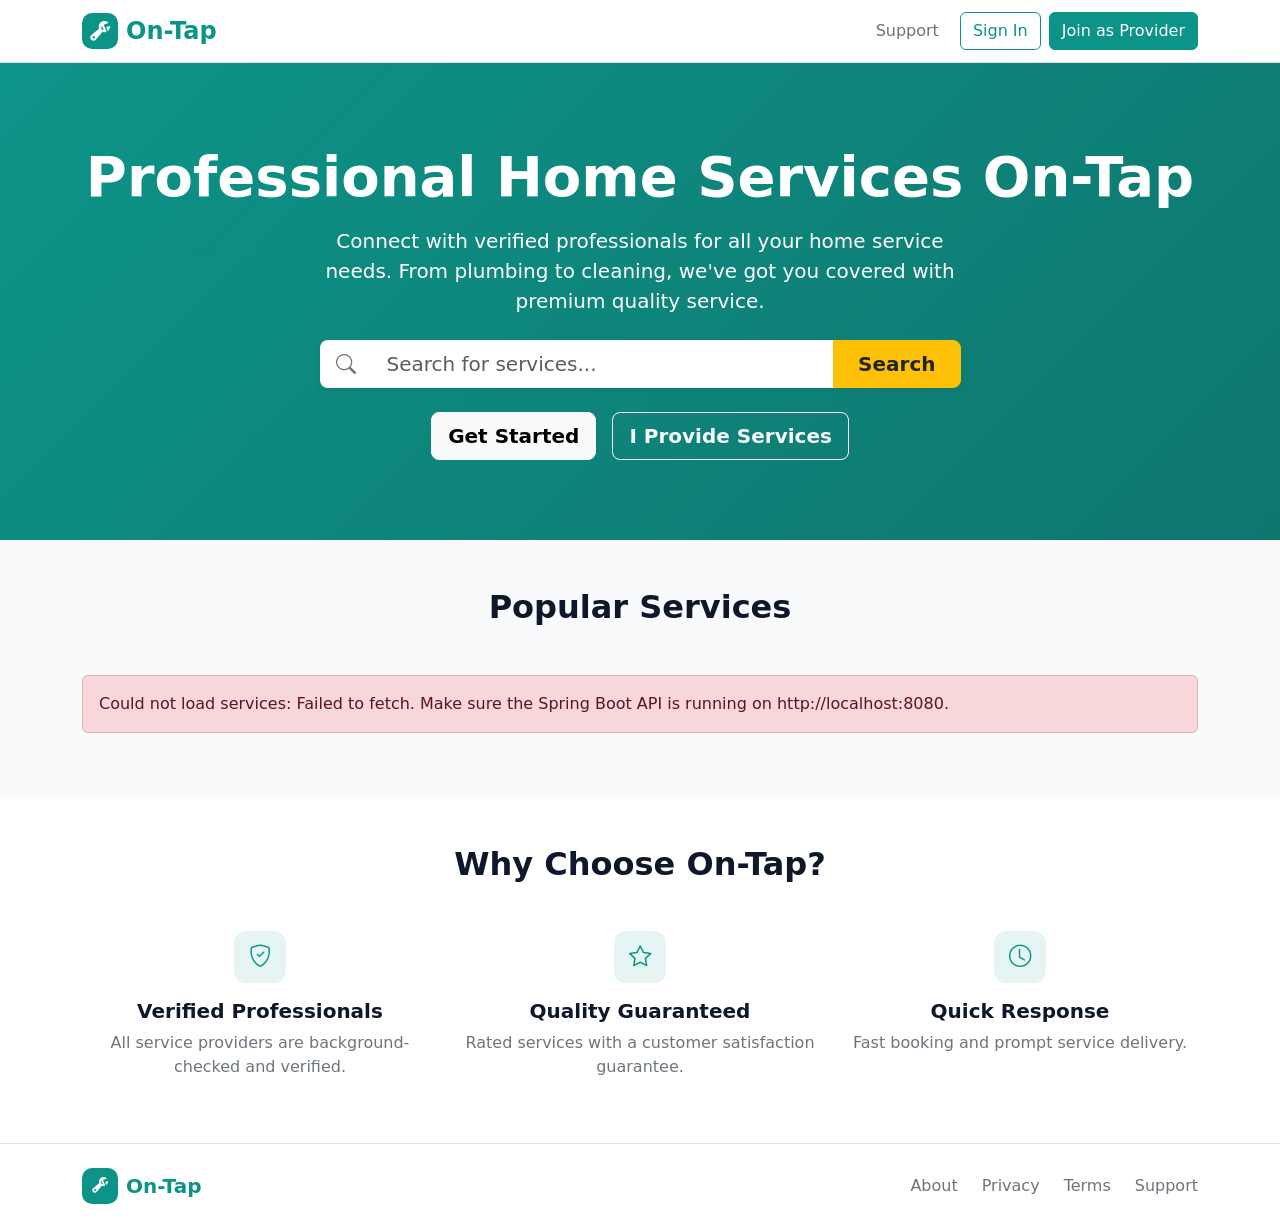
<file: frontend/index.html>
<!DOCTYPE html>
<html lang="en">
<head>
  <meta charset="UTF-8" />
  <meta name="viewport" content="width=device-width, initial-scale=1.0" />
  <title>On-Tap | Professional Home Services</title>
  <link rel="stylesheet" href="https://cdn.jsdelivr.net/npm/bootstrap@5.3.3/dist/css/bootstrap.min.css" />
  <link rel="stylesheet" href="https://cdn.jsdelivr.net/npm/bootstrap-icons@1.11.3/font/bootstrap-icons.css" />
  <link rel="stylesheet" href="css/styles.css" />
</head>
<body>
  <!-- Navbar -->
  <nav class="navbar navbar-expand-lg bg-white border-bottom sticky-top">
    <div class="container">
      <a class="navbar-brand fw-bold d-flex align-items-center gap-2" href="index.html">
        <span class="navbar-brand-logo"><i class="bi bi-wrench-adjustable"></i></span>
        <span class="text-brand fs-4">On-Tap</span>
      </a>
      <button class="navbar-toggler" type="button" data-bs-toggle="collapse" data-bs-target="#nav">
        <span class="navbar-toggler-icon"></span>
      </button>
      <div class="collapse navbar-collapse justify-content-end" id="nav">
        <div class="d-flex gap-2 mt-3 mt-lg-0">
          <a href="support.html" class="btn btn-link text-decoration-none text-secondary">Support</a>
          <a href="signin.html" class="btn btn-outline-brand">Sign In</a>
          <a href="signup.html?type=provider" class="btn btn-brand">Join as Provider</a>
        </div>
      </div>
    </div>
  </nav>

  <!-- Hero -->
  <header class="hero text-center">
    <div class="container">
      <h1 class="display-4 fw-bold mb-3 text-balance">Professional Home Services On-Tap</h1>
      <p class="lead mb-4 mx-auto" style="max-width: 640px;">
        Connect with verified professionals for all your home service needs. From plumbing to
        cleaning, we've got you covered with premium quality service.
      </p>
      <div class="row justify-content-center">
        <div class="col-md-7">
          <div class="input-group input-group-lg shadow-sm">
            <span class="input-group-text bg-white border-0"><i class="bi bi-search text-secondary"></i></span>
            <input id="searchInput" type="text" class="form-control border-0" placeholder="Search for services..." />
            <button id="searchBtn" class="btn btn-warning fw-semibold text-dark px-4">Search</button>
          </div>
        </div>
      </div>
      <div class="d-flex gap-3 justify-content-center mt-4">
        <a href="signin.html" class="btn btn-light btn-lg fw-semibold">Get Started</a>
        <a href="signup.html?type=provider" class="btn btn-outline-light btn-lg fw-semibold">I Provide Services</a>
      </div>
    </div>
  </header>

  <!-- Services -->
  <section class="py-5">
    <div class="container">
      <h2 class="text-center fw-bold mb-5">Popular Services</h2>
      <div id="servicesGrid" class="row g-4">
        <div class="col-12 text-center text-secondary py-5">
          <div class="spinner-border text-brand" role="status"></div>
          <p class="mt-3">Loading services...</p>
        </div>
      </div>
    </div>
  </section>

  <!-- Features -->
  <section class="py-5 bg-white">
    <div class="container">
      <h2 class="text-center fw-bold mb-5">Why Choose On-Tap?</h2>
      <div class="row g-4 text-center">
        <div class="col-md-4">
          <div class="service-icon mx-auto mb-3"><i class="bi bi-shield-check"></i></div>
          <h5 class="fw-bold">Verified Professionals</h5>
          <p class="text-secondary">All service providers are background-checked and verified.</p>
        </div>
        <div class="col-md-4">
          <div class="service-icon mx-auto mb-3"><i class="bi bi-star"></i></div>
          <h5 class="fw-bold">Quality Guaranteed</h5>
          <p class="text-secondary">Rated services with a customer satisfaction guarantee.</p>
        </div>
        <div class="col-md-4">
          <div class="service-icon mx-auto mb-3"><i class="bi bi-clock"></i></div>
          <h5 class="fw-bold">Quick Response</h5>
          <p class="text-secondary">Fast booking and prompt service delivery.</p>
        </div>
      </div>
    </div>
  </section>

  <!-- Footer -->
  <footer class="border-top py-4 bg-white">
    <div class="container d-flex flex-column flex-md-row justify-content-between align-items-center gap-3">
      <div class="d-flex align-items-center gap-2">
        <span class="navbar-brand-logo"><i class="bi bi-wrench-adjustable"></i></span>
        <span class="fw-bold text-brand fs-5">On-Tap</span>
      </div>
      <div class="d-flex gap-4 text-secondary">
        <a href="#" class="text-decoration-none text-secondary">About</a>
        <a href="#" class="text-decoration-none text-secondary">Privacy</a>
        <a href="#" class="text-decoration-none text-secondary">Terms</a>
        <a href="support.html" class="text-decoration-none text-secondary">Support</a>
      </div>
    </div>
  </footer>

  <script src="https://cdn.jsdelivr.net/npm/bootstrap@5.3.3/dist/js/bootstrap.bundle.min.js"></script>
  <script src="js/api.js"></script>
  <script src="js/home.js"></script>
</body>
</html>
</file>
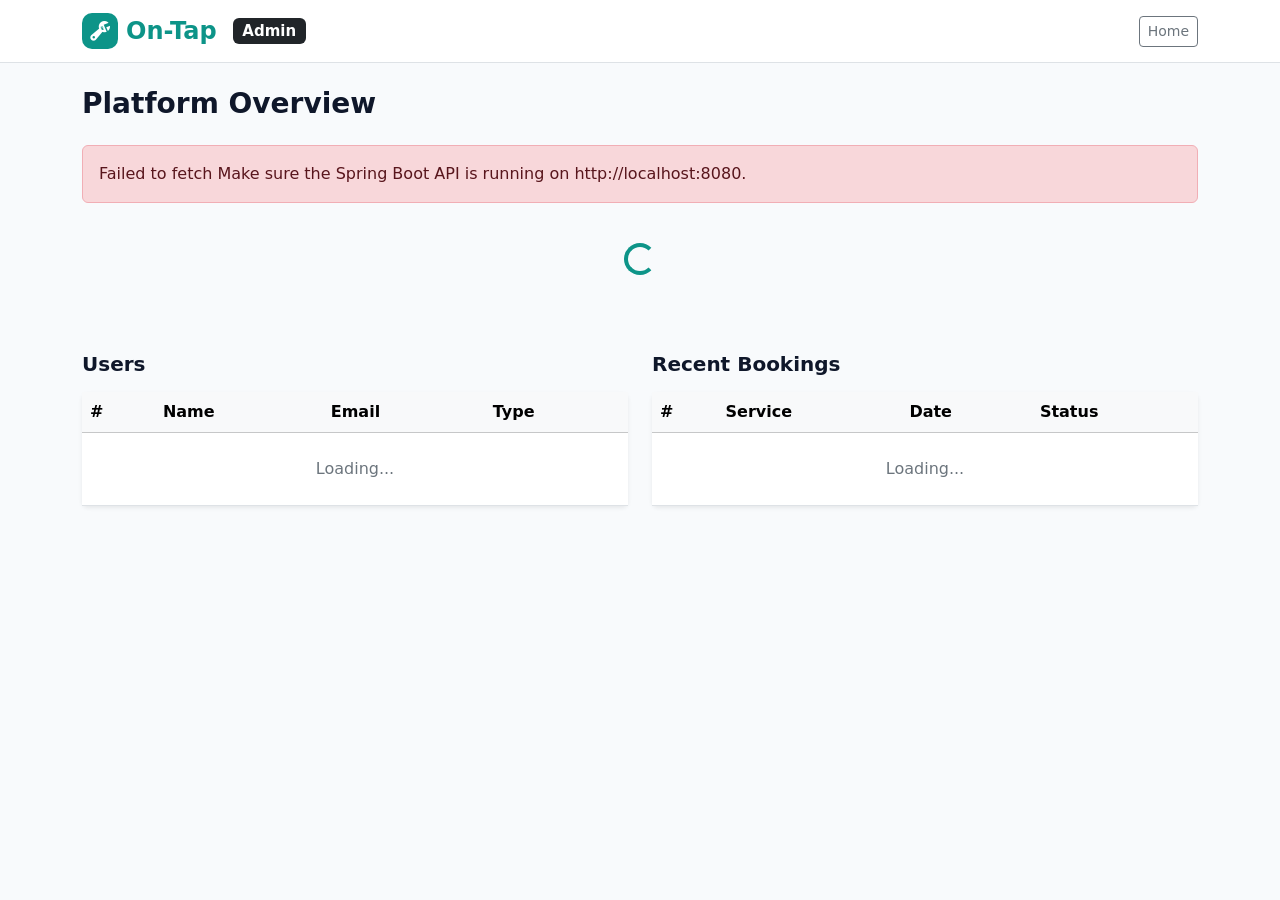
<file: frontend/admin.html>
<!DOCTYPE html>
<html lang="en">
<head>
  <meta charset="UTF-8" />
  <meta name="viewport" content="width=device-width, initial-scale=1.0" />
  <title>Admin Dashboard | On-Tap</title>
  <link rel="stylesheet" href="https://cdn.jsdelivr.net/npm/bootstrap@5.3.3/dist/css/bootstrap.min.css" />
  <link rel="stylesheet" href="https://cdn.jsdelivr.net/npm/bootstrap-icons@1.11.3/font/bootstrap-icons.css" />
  <link rel="stylesheet" href="css/styles.css" />
</head>
<body>
  <nav class="navbar navbar-expand-lg bg-white border-bottom sticky-top">
    <div class="container">
      <a class="navbar-brand fw-bold d-flex align-items-center gap-2" href="index.html">
        <span class="navbar-brand-logo"><i class="bi bi-wrench-adjustable"></i></span>
        <span class="text-brand fs-4">On-Tap</span>
        <span class="badge text-bg-dark ms-2">Admin</span>
      </a>
      <a href="index.html" class="btn btn-sm btn-outline-secondary">Home</a>
    </div>
  </nav>

  <div class="container py-4">
    <h3 class="fw-bold mb-4">Platform Overview</h3>
    <div id="alert" class="alert d-none" role="alert"></div>

    <div class="row g-3 mb-5" id="statsRow">
      <div class="col-12 text-center text-secondary py-4">
        <div class="spinner-border text-brand"></div>
      </div>
    </div>

    <div class="row g-4">
      <div class="col-lg-6">
        <h5 class="fw-bold mb-3">Users</h5>
        <div class="card border-0 shadow-sm">
          <div class="table-responsive" style="max-height: 420px;">
            <table class="table align-middle mb-0">
              <thead class="table-light"><tr><th>#</th><th>Name</th><th>Email</th><th>Type</th></tr></thead>
              <tbody id="usersBody"><tr><td colspan="4" class="text-center text-secondary py-4">Loading...</td></tr></tbody>
            </table>
          </div>
        </div>
      </div>
      <div class="col-lg-6">
        <h5 class="fw-bold mb-3">Recent Bookings</h5>
        <div class="card border-0 shadow-sm">
          <div class="table-responsive" style="max-height: 420px;">
            <table class="table align-middle mb-0">
              <thead class="table-light"><tr><th>#</th><th>Service</th><th>Date</th><th>Status</th></tr></thead>
              <tbody id="bookingsBody"><tr><td colspan="4" class="text-center text-secondary py-4">Loading...</td></tr></tbody>
            </table>
          </div>
        </div>
      </div>
    </div>
  </div>

  <script src="https://cdn.jsdelivr.net/npm/bootstrap@5.3.3/dist/js/bootstrap.bundle.min.js"></script>
  <script src="js/api.js"></script>
  <script src="js/admin.js"></script>
</body>
</html>
</file>
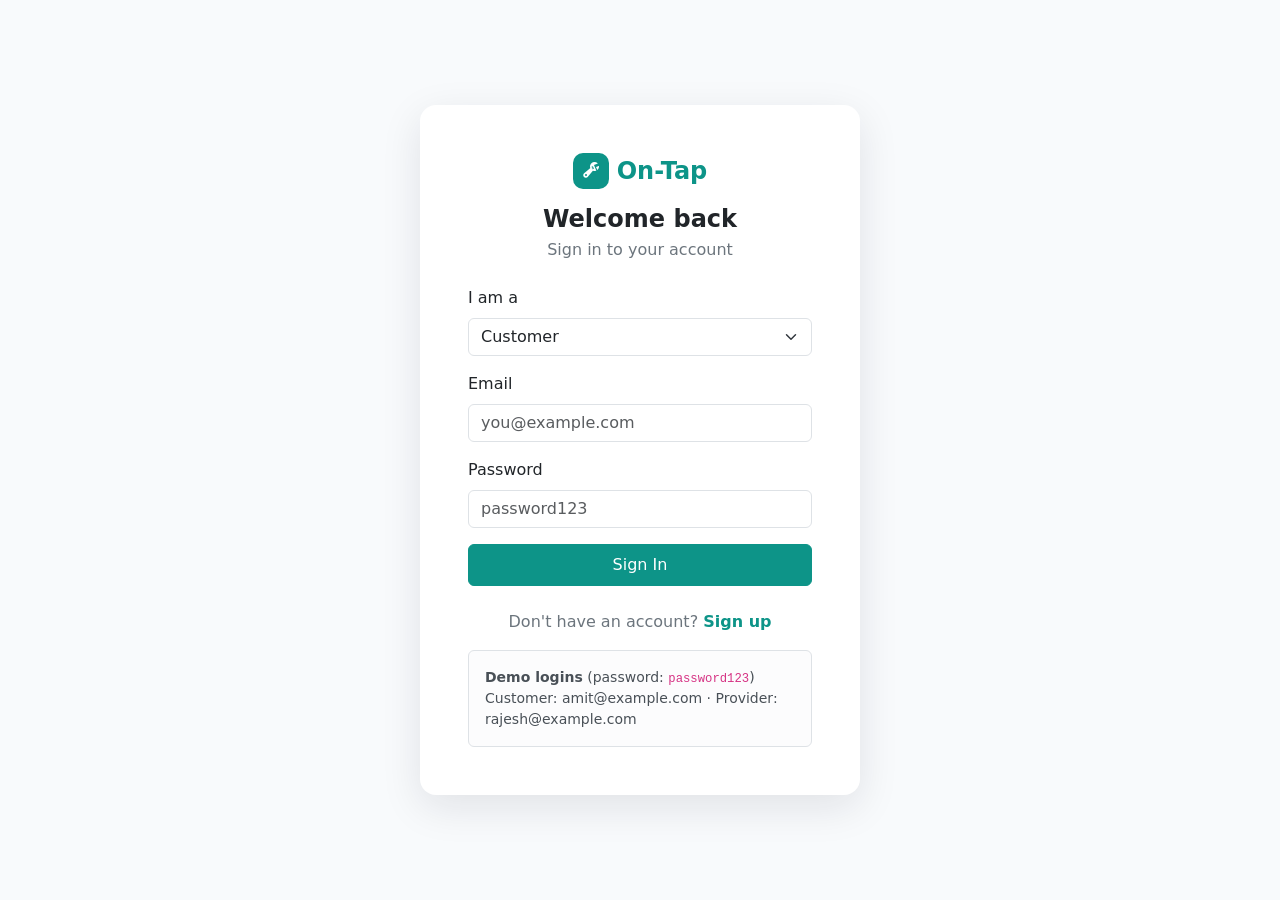
<file: frontend/dashboard-customer.html>
<!DOCTYPE html>
<html lang="en">
<head>
  <meta charset="UTF-8" />
  <meta name="viewport" content="width=device-width, initial-scale=1.0" />
  <title>Customer Dashboard | On-Tap</title>
  <link rel="stylesheet" href="https://cdn.jsdelivr.net/npm/bootstrap@5.3.3/dist/css/bootstrap.min.css" />
  <link rel="stylesheet" href="https://cdn.jsdelivr.net/npm/bootstrap-icons@1.11.3/font/bootstrap-icons.css" />
  <link rel="stylesheet" href="css/styles.css" />
</head>
<body>
  <nav class="navbar navbar-expand-lg bg-white border-bottom sticky-top">
    <div class="container">
      <a class="navbar-brand fw-bold d-flex align-items-center gap-2" href="index.html">
        <span class="navbar-brand-logo"><i class="bi bi-wrench-adjustable"></i></span>
        <span class="text-brand fs-4">On-Tap</span>
      </a>
      <div class="d-flex align-items-center gap-3">
        <span class="text-secondary">Hi, <span id="userName" class="fw-semibold text-dark"></span></span>
        <button id="logoutBtn" class="btn btn-sm btn-outline-secondary">Logout</button>
      </div>
    </div>
  </nav>

  <div class="container py-4">
    <h3 class="fw-bold mb-4">Book a Service</h3>
    <div id="alert" class="alert d-none" role="alert"></div>
    <div id="servicesGrid" class="row g-4 mb-5"></div>

    <h3 class="fw-bold mb-3">My Bookings</h3>
    <div class="card border-0 shadow-sm">
      <div class="table-responsive">
        <table class="table align-middle mb-0">
          <thead class="table-light">
            <tr>
              <th>#</th><th>Service</th><th>Date</th><th>Time</th>
              <th>Address</th><th>Amount</th><th>Status</th><th></th>
            </tr>
          </thead>
          <tbody id="bookingsBody">
            <tr><td colspan="8" class="text-center text-secondary py-4">Loading...</td></tr>
          </tbody>
        </table>
      </div>
    </div>
  </div>

  <!-- Booking Modal -->
  <div class="modal fade" id="bookingModal" tabindex="-1">
    <div class="modal-dialog">
      <div class="modal-content">
        <div class="modal-header">
          <h5 class="modal-title">Book <span id="modalServiceName"></span></h5>
          <button type="button" class="btn-close" data-bs-dismiss="modal"></button>
        </div>
        <form id="bookingForm">
          <div class="modal-body">
            <input type="hidden" id="modalServiceId" />
            <div class="mb-3">
              <label class="form-label">Date</label>
              <input id="bookingDate" type="date" class="form-control" required />
            </div>
            <div class="mb-3">
              <label class="form-label">Time</label>
              <input id="bookingTime" type="time" class="form-control" value="10:00" required />
            </div>
            <div class="mb-3">
              <label class="form-label">Address</label>
              <textarea id="bookingAddress" class="form-control" rows="2" required></textarea>
            </div>
            <div class="mb-1">
              <label class="form-label">Estimated Amount (Rs.)</label>
              <input id="bookingAmount" type="number" class="form-control" value="1500" required />
            </div>
          </div>
          <div class="modal-footer">
            <button type="button" class="btn btn-outline-secondary" data-bs-dismiss="modal">Cancel</button>
            <button type="submit" class="btn btn-brand">Confirm Booking</button>
          </div>
        </form>
      </div>
    </div>
  </div>

  <script src="https://cdn.jsdelivr.net/npm/bootstrap@5.3.3/dist/js/bootstrap.bundle.min.js"></script>
  <script src="js/api.js"></script>
  <script src="js/customer.js"></script>
</body>
</html>
</file>
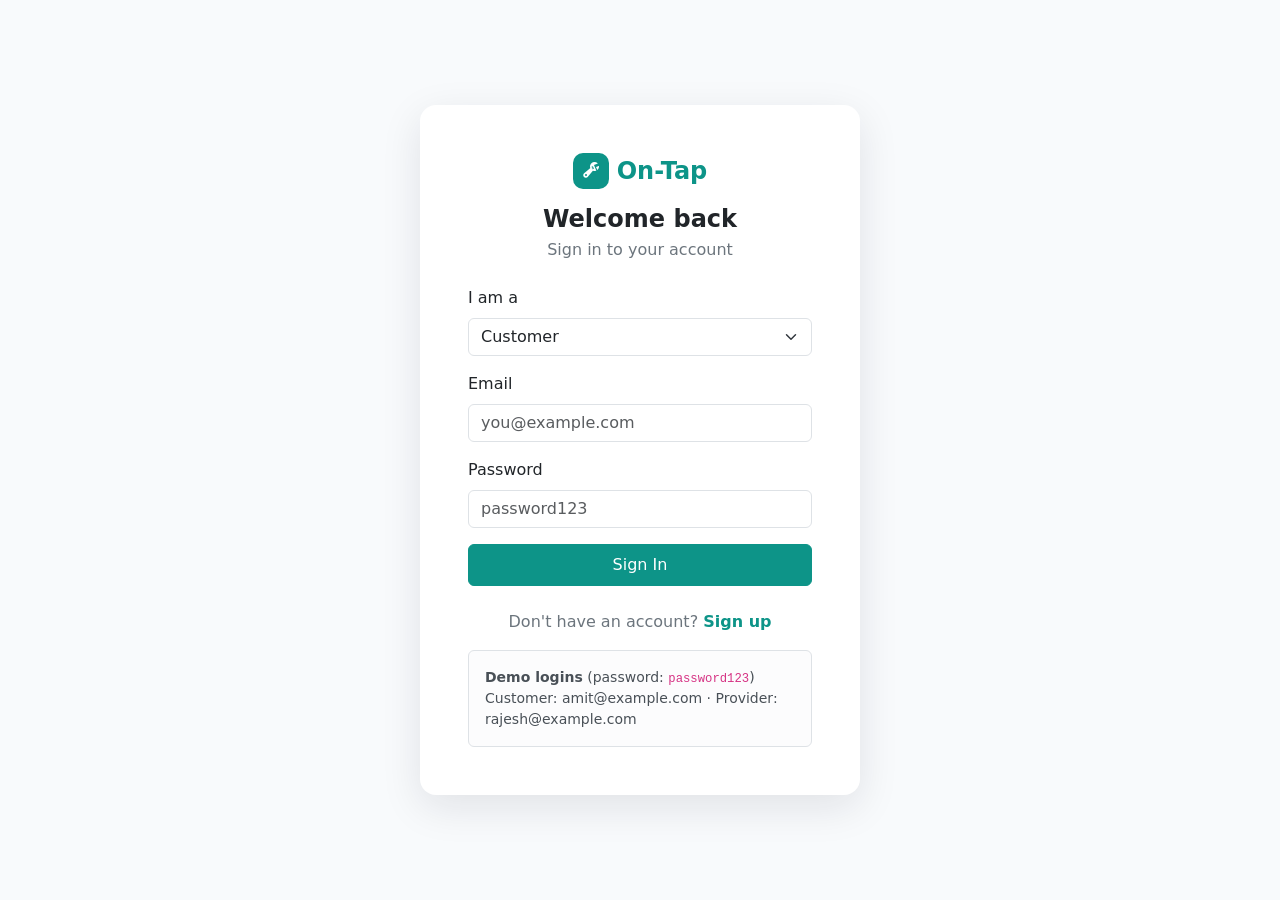
<file: frontend/dashboard-provider.html>
<!DOCTYPE html>
<html lang="en">
<head>
  <meta charset="UTF-8" />
  <meta name="viewport" content="width=device-width, initial-scale=1.0" />
  <title>Provider Dashboard | On-Tap</title>
  <link rel="stylesheet" href="https://cdn.jsdelivr.net/npm/bootstrap@5.3.3/dist/css/bootstrap.min.css" />
  <link rel="stylesheet" href="https://cdn.jsdelivr.net/npm/bootstrap-icons@1.11.3/font/bootstrap-icons.css" />
  <link rel="stylesheet" href="css/styles.css" />
</head>
<body>
  <nav class="navbar navbar-expand-lg bg-white border-bottom sticky-top">
    <div class="container">
      <a class="navbar-brand fw-bold d-flex align-items-center gap-2" href="index.html">
        <span class="navbar-brand-logo"><i class="bi bi-wrench-adjustable"></i></span>
        <span class="text-brand fs-4">On-Tap</span>
        <span class="badge text-bg-light border ms-2">Provider</span>
      </a>
      <div class="d-flex align-items-center gap-3">
        <span class="text-secondary">Hi, <span id="userName" class="fw-semibold text-dark"></span></span>
        <button id="logoutBtn" class="btn btn-sm btn-outline-secondary">Logout</button>
      </div>
    </div>
  </nav>

  <div class="container py-4">
    <div id="alert" class="alert d-none" role="alert"></div>

    <div class="row g-3 mb-4">
      <div class="col-6 col-md-3">
        <div class="card stat-card p-3"><small class="text-secondary">Total Jobs</small><h4 id="statTotal" class="fw-bold mb-0">0</h4></div>
      </div>
      <div class="col-6 col-md-3">
        <div class="card stat-card p-3"><small class="text-secondary">Pending</small><h4 id="statPending" class="fw-bold mb-0">0</h4></div>
      </div>
      <div class="col-6 col-md-3">
        <div class="card stat-card p-3"><small class="text-secondary">In Progress</small><h4 id="statProgress" class="fw-bold mb-0">0</h4></div>
      </div>
      <div class="col-6 col-md-3">
        <div class="card stat-card p-3"><small class="text-secondary">Completed</small><h4 id="statDone" class="fw-bold mb-0">0</h4></div>
      </div>
    </div>

    <h3 class="fw-bold mb-3">Available &amp; Assigned Jobs</h3>
    <div class="card border-0 shadow-sm">
      <div class="table-responsive">
        <table class="table align-middle mb-0">
          <thead class="table-light">
            <tr><th>#</th><th>Service</th><th>Date</th><th>Address</th><th>Amount</th><th>Status</th><th>Action</th></tr>
          </thead>
          <tbody id="jobsBody">
            <tr><td colspan="7" class="text-center text-secondary py-4">Loading...</td></tr>
          </tbody>
        </table>
      </div>
    </div>
  </div>

  <script src="https://cdn.jsdelivr.net/npm/bootstrap@5.3.3/dist/js/bootstrap.bundle.min.js"></script>
  <script src="js/api.js"></script>
  <script src="js/provider.js"></script>
</body>
</html>
</file>
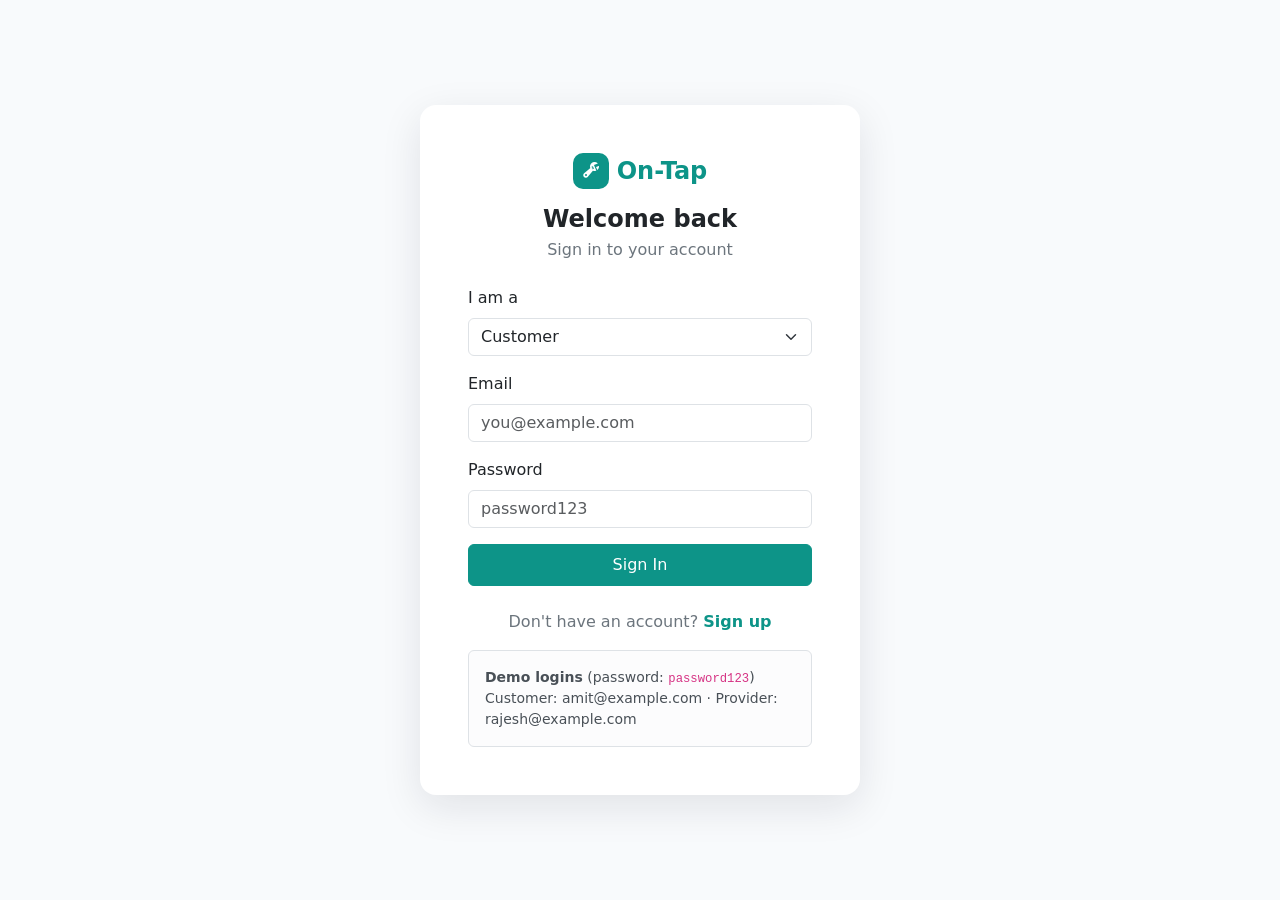
<file: frontend/signin.html>
<!DOCTYPE html>
<html lang="en">
<head>
  <meta charset="UTF-8" />
  <meta name="viewport" content="width=device-width, initial-scale=1.0" />
  <title>Sign In | On-Tap</title>
  <link rel="stylesheet" href="https://cdn.jsdelivr.net/npm/bootstrap@5.3.3/dist/css/bootstrap.min.css" />
  <link rel="stylesheet" href="https://cdn.jsdelivr.net/npm/bootstrap-icons@1.11.3/font/bootstrap-icons.css" />
  <link rel="stylesheet" href="css/styles.css" />
</head>
<body>
  <div class="auth-wrapper p-3">
    <div class="card auth-card p-4 p-md-5">
      <div class="text-center mb-4">
        <a href="index.html" class="text-decoration-none d-inline-flex align-items-center gap-2 mb-3">
          <span class="navbar-brand-logo"><i class="bi bi-wrench-adjustable"></i></span>
          <span class="fw-bold text-brand fs-4">On-Tap</span>
        </a>
        <h4 class="fw-bold mb-1">Welcome back</h4>
        <p class="text-secondary mb-0">Sign in to your account</p>
      </div>

      <div id="alert" class="alert d-none" role="alert"></div>

      <form id="signinForm">
        <div class="mb-3">
          <label class="form-label">I am a</label>
          <select id="userType" class="form-select">
            <option value="customer">Customer</option>
            <option value="provider">Service Provider</option>
          </select>
        </div>
        <div class="mb-3">
          <label class="form-label">Email</label>
          <input id="email" type="email" class="form-control" placeholder="you@example.com" required />
        </div>
        <div class="mb-3">
          <label class="form-label">Password</label>
          <input id="password" type="password" class="form-control" placeholder="password123" required />
        </div>
        <button type="submit" class="btn btn-brand w-100 py-2">Sign In</button>
      </form>

      <p class="text-center text-secondary mt-4 mb-0">
        Don't have an account? <a href="signup.html" class="text-brand text-decoration-none fw-semibold">Sign up</a>
      </p>
      <div class="alert alert-light border mt-3 small mb-0">
        <strong>Demo logins</strong> (password: <code>password123</code>)<br />
        Customer: amit@example.com &middot; Provider: rajesh@example.com
      </div>
    </div>
  </div>

  <script src="https://cdn.jsdelivr.net/npm/bootstrap@5.3.3/dist/js/bootstrap.bundle.min.js"></script>
  <script src="js/api.js"></script>
  <script src="js/auth.js"></script>
  <script>initSignin();</script>
</body>
</html>
</file>
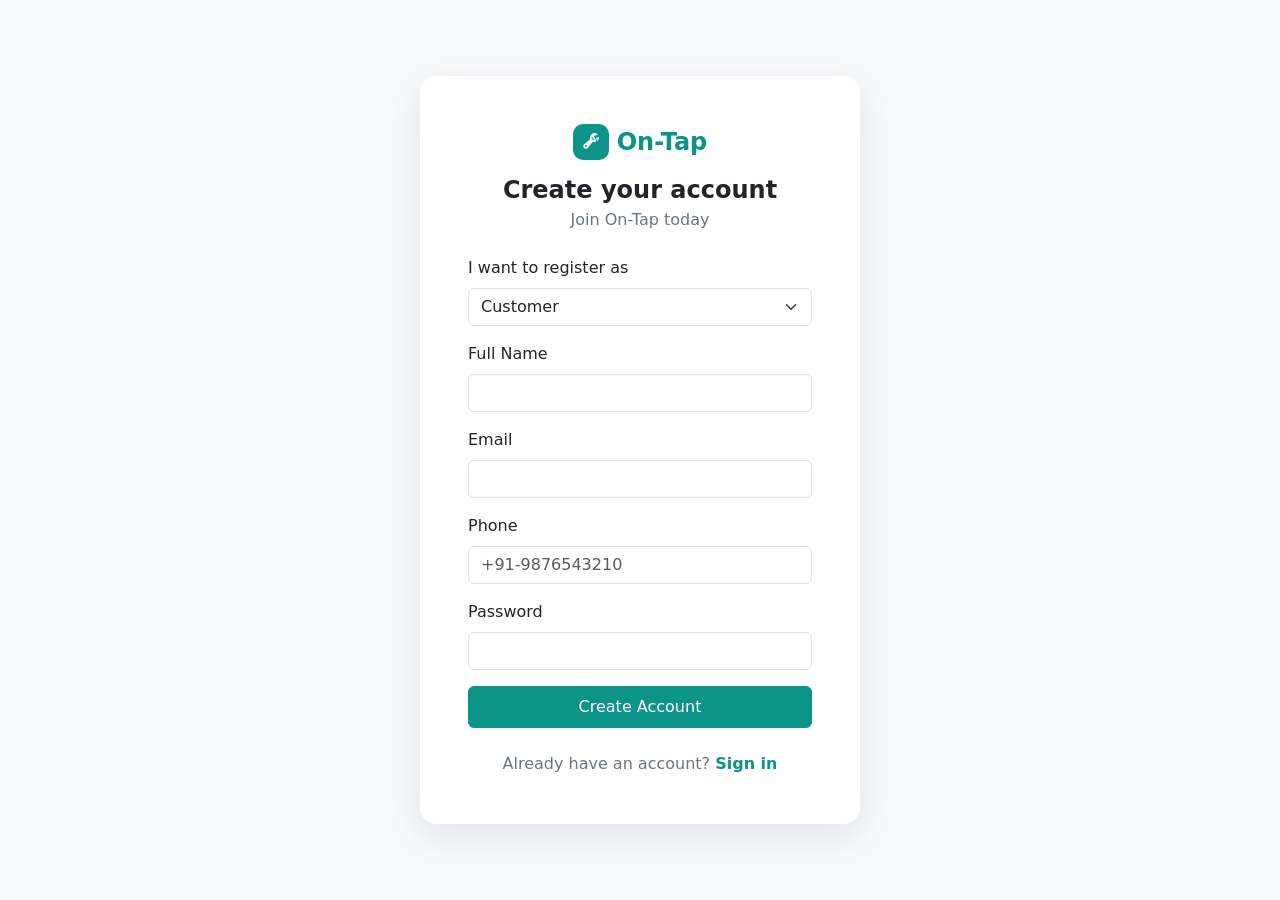
<file: frontend/signup.html>
<!DOCTYPE html>
<html lang="en">
<head>
  <meta charset="UTF-8" />
  <meta name="viewport" content="width=device-width, initial-scale=1.0" />
  <title>Sign Up | On-Tap</title>
  <link rel="stylesheet" href="https://cdn.jsdelivr.net/npm/bootstrap@5.3.3/dist/css/bootstrap.min.css" />
  <link rel="stylesheet" href="https://cdn.jsdelivr.net/npm/bootstrap-icons@1.11.3/font/bootstrap-icons.css" />
  <link rel="stylesheet" href="css/styles.css" />
</head>
<body>
  <div class="auth-wrapper p-3">
    <div class="card auth-card p-4 p-md-5">
      <div class="text-center mb-4">
        <a href="index.html" class="text-decoration-none d-inline-flex align-items-center gap-2 mb-3">
          <span class="navbar-brand-logo"><i class="bi bi-wrench-adjustable"></i></span>
          <span class="fw-bold text-brand fs-4">On-Tap</span>
        </a>
        <h4 class="fw-bold mb-1">Create your account</h4>
        <p class="text-secondary mb-0">Join On-Tap today</p>
      </div>

      <div id="alert" class="alert d-none" role="alert"></div>

      <form id="signupForm">
        <div class="mb-3">
          <label class="form-label">I want to register as</label>
          <select id="userType" class="form-select">
            <option value="customer">Customer</option>
            <option value="provider">Service Provider</option>
          </select>
        </div>
        <div class="mb-3">
          <label class="form-label">Full Name</label>
          <input id="name" type="text" class="form-control" required />
        </div>
        <div class="mb-3">
          <label class="form-label">Email</label>
          <input id="email" type="email" class="form-control" required />
        </div>
        <div class="mb-3">
          <label class="form-label">Phone</label>
          <input id="phone" type="tel" class="form-control" placeholder="+91-9876543210" required />
        </div>
        <div class="mb-3">
          <label class="form-label">Password</label>
          <input id="password" type="password" class="form-control" required />
        </div>
        <button type="submit" class="btn btn-brand w-100 py-2">Create Account</button>
      </form>

      <p class="text-center text-secondary mt-4 mb-0">
        Already have an account? <a href="signin.html" class="text-brand text-decoration-none fw-semibold">Sign in</a>
      </p>
    </div>
  </div>

  <script src="https://cdn.jsdelivr.net/npm/bootstrap@5.3.3/dist/js/bootstrap.bundle.min.js"></script>
  <script src="js/api.js"></script>
  <script src="js/auth.js"></script>
  <script>initSignup();</script>
</body>
</html>
</file>
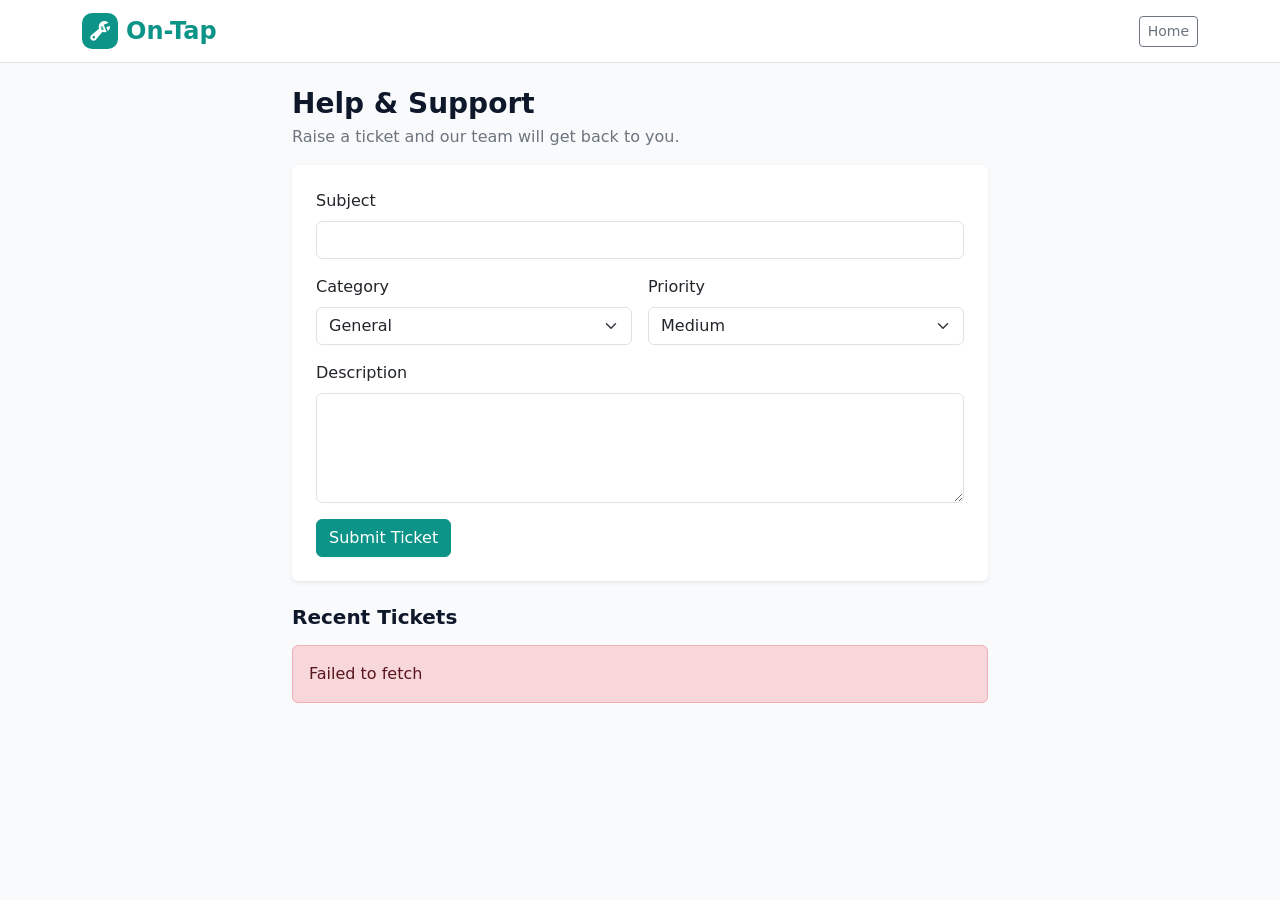
<file: frontend/support.html>
<!DOCTYPE html>
<html lang="en">
<head>
  <meta charset="UTF-8" />
  <meta name="viewport" content="width=device-width, initial-scale=1.0" />
  <title>Support | On-Tap</title>
  <link rel="stylesheet" href="https://cdn.jsdelivr.net/npm/bootstrap@5.3.3/dist/css/bootstrap.min.css" />
  <link rel="stylesheet" href="https://cdn.jsdelivr.net/npm/bootstrap-icons@1.11.3/font/bootstrap-icons.css" />
  <link rel="stylesheet" href="css/styles.css" />
</head>
<body>
  <nav class="navbar navbar-expand-lg bg-white border-bottom sticky-top">
    <div class="container">
      <a class="navbar-brand fw-bold d-flex align-items-center gap-2" href="index.html">
        <span class="navbar-brand-logo"><i class="bi bi-wrench-adjustable"></i></span>
        <span class="text-brand fs-4">On-Tap</span>
      </a>
      <a href="index.html" class="btn btn-sm btn-outline-secondary">Home</a>
    </div>
  </nav>

  <div class="container py-4" style="max-width: 720px;">
    <h3 class="fw-bold mb-1">Help &amp; Support</h3>
    <p class="text-secondary">Raise a ticket and our team will get back to you.</p>

    <div id="alert" class="alert d-none" role="alert"></div>

    <div class="card border-0 shadow-sm p-4 mb-4">
      <form id="ticketForm">
        <div class="mb-3">
          <label class="form-label">Subject</label>
          <input id="subject" type="text" class="form-control" required />
        </div>
        <div class="row g-3 mb-3">
          <div class="col-md-6">
            <label class="form-label">Category</label>
            <select id="category" class="form-select">
              <option value="general">General</option>
              <option value="bug">Bug</option>
              <option value="complaint">Complaint</option>
              <option value="feature_request">Feature Request</option>
            </select>
          </div>
          <div class="col-md-6">
            <label class="form-label">Priority</label>
            <select id="priority" class="form-select">
              <option value="low">Low</option>
              <option value="medium" selected>Medium</option>
              <option value="high">High</option>
              <option value="urgent">Urgent</option>
            </select>
          </div>
        </div>
        <div class="mb-3">
          <label class="form-label">Description</label>
          <textarea id="description" class="form-control" rows="4"></textarea>
        </div>
        <button type="submit" class="btn btn-brand">Submit Ticket</button>
      </form>
    </div>

    <h5 class="fw-bold mb-3">Recent Tickets</h5>
    <div id="ticketList" class="vstack gap-2">
      <div class="text-secondary">Loading...</div>
    </div>
  </div>

  <script src="https://cdn.jsdelivr.net/npm/bootstrap@5.3.3/dist/js/bootstrap.bundle.min.js"></script>
  <script src="js/api.js"></script>
  <script src="js/support.js"></script>
</body>
</html>
</file>
<file: frontend/css/styles.css>
:root {
  --ot-primary: #0d9488;      /* teal-600 */
  --ot-primary-dark: #0f766e; /* teal-700 */
  --ot-accent: #f59e0b;       /* amber-500 */
  --ot-dark: #0f172a;         /* slate-900 */
  --ot-muted: #64748b;        /* slate-500 */
  --ot-bg: #f8fafc;           /* slate-50 */
}

body {
  font-family: system-ui, -apple-system, "Segoe UI", Roboto, sans-serif;
  background-color: var(--ot-bg);
  color: var(--ot-dark);
}

/* Brand + buttons */
.text-brand { color: var(--ot-primary) !important; }
.bg-brand { background-color: var(--ot-primary) !important; }

.btn-brand {
  background-color: var(--ot-primary);
  border-color: var(--ot-primary);
  color: #fff;
}
.btn-brand:hover,
.btn-brand:focus {
  background-color: var(--ot-primary-dark);
  border-color: var(--ot-primary-dark);
  color: #fff;
}
.btn-outline-brand {
  color: var(--ot-primary);
  border-color: var(--ot-primary);
}
.btn-outline-brand:hover {
  background-color: var(--ot-primary);
  color: #fff;
}

.navbar-brand-logo {
  width: 36px;
  height: 36px;
  border-radius: 10px;
  background-color: var(--ot-primary);
  color: #fff;
  display: inline-flex;
  align-items: center;
  justify-content: center;
}

/* Hero */
.hero {
  background: linear-gradient(135deg, #0d9488 0%, #0f766e 100%);
  color: #fff;
  padding: 5rem 0;
}

/* Service cards */
.service-card {
  border: none;
  border-radius: 14px;
  transition: transform .2s ease, box-shadow .2s ease;
  height: 100%;
}
.service-card:hover {
  transform: translateY(-4px);
  box-shadow: 0 12px 30px rgba(15, 23, 42, .12);
}
.service-icon {
  width: 52px;
  height: 52px;
  border-radius: 12px;
  background-color: rgba(13, 148, 136, .1);
  color: var(--ot-primary);
  display: inline-flex;
  align-items: center;
  justify-content: center;
  font-size: 1.4rem;
}

.stat-card {
  border: none;
  border-radius: 14px;
  box-shadow: 0 6px 18px rgba(15, 23, 42, .06);
}

.auth-wrapper {
  min-height: 100vh;
  display: flex;
  align-items: center;
  justify-content: center;
}
.auth-card {
  max-width: 440px;
  width: 100%;
  border: none;
  border-radius: 16px;
  box-shadow: 0 12px 40px rgba(15, 23, 42, .1);
}

.status-badge { text-transform: capitalize; }
</file>
